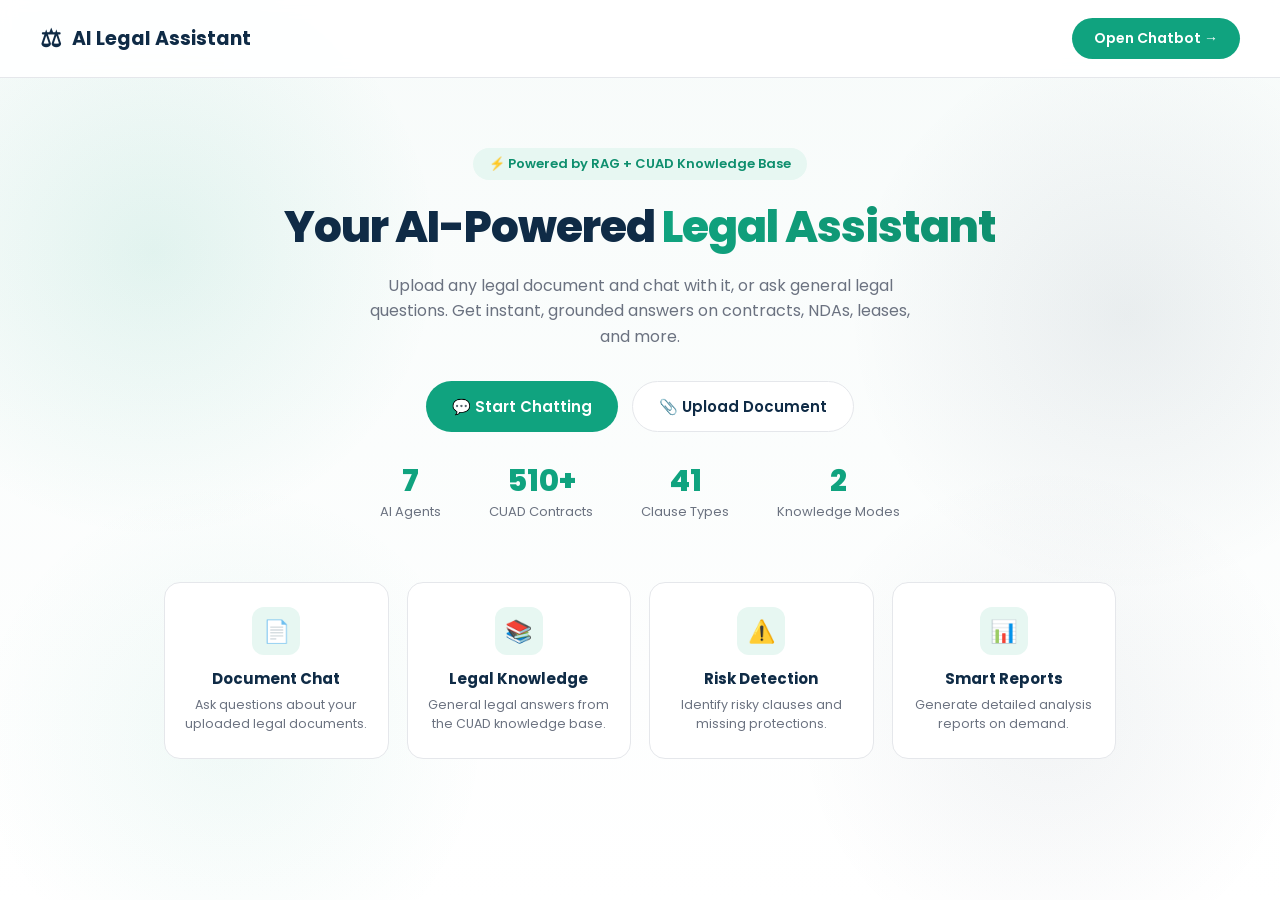
<file: frontend/index.html>
<!DOCTYPE html>
<html lang="en">
<head>
  <meta charset="UTF-8">
  <meta name="viewport" content="width=device-width, initial-scale=1.0">
  <title>AI Legal Assistant</title>
  <link href="https://fonts.googleapis.com/css2?family=Poppins:wght@400;500;600;700;800&display=swap" rel="stylesheet">
  <link rel="stylesheet" href="css/style.css">
</head>
<body>
  <div class="home">
    <!-- Navbar -->
    <nav class="home-nav">
      <div class="brand"><span class="logo">&#9878;</span> AI Legal Assistant</div>
      <button class="start-btn" onclick="goChat()">Open Chatbot &#8594;</button>
    </nav>

    <!-- Hero -->
    <section class="hero">
      <div class="badge">&#9889; Powered by RAG + CUAD Knowledge Base</div>
      <h1>Your AI-Powered <span class="grad">Legal Assistant</span></h1>
      <p>Upload any legal document and chat with it, or ask general legal questions.
         Get instant, grounded answers on contracts, NDAs, leases, and more.</p>
      <div class="cta">
        <button class="btn btn-primary" onclick="goChat()">&#128172; Start Chatting</button>
        <button class="btn btn-ghost" onclick="document.getElementById('homeFile').click()">&#128206; Upload Document</button>
        <input type="file" id="homeFile" hidden accept=".pdf,.docx,.png,.jpg,.jpeg,.txt">
      </div>

      <!-- stats strip (fills the width, more engaging) -->
      <div class="stats-row">
        <div class="stat-item"><div class="num">7</div><div class="lbl">AI Agents</div></div>
        <div class="stat-item"><div class="num">510+</div><div class="lbl">CUAD Contracts</div></div>
        <div class="stat-item"><div class="num">41</div><div class="lbl">Clause Types</div></div>
        <div class="stat-item"><div class="num">2</div><div class="lbl">Knowledge Modes</div></div>
      </div>
    </section>

    <!-- Feature tiles (now clickable) -->
    <section class="features">
      <div class="feat" onclick="askOnChat('What is this document about?')">
        <div class="ic">&#128196;</div>
        <h3>Document Chat</h3>
        <p>Ask questions about your uploaded legal documents.</p>
      </div>
      <div class="feat" onclick="askOnChat('What is a non-disclosure agreement?')">
        <div class="ic">&#128218;</div>
        <h3>Legal Knowledge</h3>
        <p>General legal answers from the CUAD knowledge base.</p>
      </div>
      <div class="feat" onclick="askOnChat('What are the risks in this document?')">
        <div class="ic">&#9888;&#65039;</div>
        <h3>Risk Detection</h3>
        <p>Identify risky clauses and missing protections.</p>
      </div>
      <div class="feat" onclick="askOnChat('Generate a report')">
        <div class="ic">&#128202;</div>
        <h3>Smart Reports</h3>
        <p>Generate detailed analysis reports on demand.</p>
      </div>
    </section>
  </div>

  <script src="js/home.js"></script>
</body>
</html>
</file>
<file: frontend/css/style.css>
:root{
  --bg:#ffffff; --sidebar:#f7f7f8; --text:#1f2328; --muted:#6b7280;
  --line:#e5e7eb; --accent:#10a37f; --accent-dark:#0e8f6e; --navy:#0F2B46;
  --user-bubble:#f0f4f9; --hover:#ececf1; --danger:#dc2626;
}
*{margin:0;padding:0;box-sizing:border-box;}
body{font-family:'Segoe UI','Poppins',sans-serif;background:var(--bg);color:var(--text);height:100vh;overflow:hidden;}
a{text-decoration:none;color:inherit;}
button{font-family:inherit;cursor:pointer;}

/* ============ HOME / WELCOME PAGE ============ */
.home{
  height:100vh;overflow-y:auto;
  background:
    radial-gradient(circle at 12% 28%, rgba(16,163,127,.10), transparent 22%),
    radial-gradient(circle at 88% 35%, rgba(15,43,70,.07), transparent 22%),
    radial-gradient(circle at 18% 82%, rgba(16,163,127,.06), transparent 20%),
    radial-gradient(circle at 82% 80%, rgba(15,43,70,.05), transparent 20%),
    linear-gradient(180deg,#f7fbfa 0%,#ffffff 100%);
}
.home-nav{display:flex;align-items:center;justify-content:space-between;padding:18px 40px;border-bottom:1px solid var(--line);position:sticky;top:0;background:rgba(255,255,255,.9);backdrop-filter:blur(8px);z-index:10;}
.home-nav .brand{display:flex;align-items:center;gap:10px;font-weight:700;font-size:19px;color:var(--navy);}
.home-nav .brand .logo{font-size:24px;}
.home-nav .start-btn{background:var(--accent);color:#fff;border:none;padding:10px 22px;border-radius:24px;font-weight:600;font-size:14px;transition:.2s;}
.home-nav .start-btn:hover{background:var(--accent-dark);}

.hero{max-width:1080px;margin:0 auto;text-align:center;padding:70px 24px 40px;}
.hero .badge{display:inline-block;background:#e7f7f2;color:var(--accent-dark);padding:6px 16px;border-radius:20px;font-size:13px;font-weight:600;margin-bottom:22px;}
.hero h1{font-size:44px;font-weight:800;line-height:1.15;color:var(--navy);letter-spacing:-1px;}
.hero h1 .grad{background:linear-gradient(90deg,#10a37f,#0e8f6e);-webkit-background-clip:text;background-clip:text;-webkit-text-fill-color:transparent;}
.hero p{margin:20px auto 32px;max-width:560px;color:var(--muted);font-size:16px;line-height:1.6;}
.hero .cta{display:flex;gap:14px;justify-content:center;}
.btn{display:inline-flex;align-items:center;gap:8px;padding:13px 26px;border-radius:26px;font-size:15px;font-weight:600;border:none;transition:.2s;}
.btn-primary{background:var(--accent);color:#fff;}
.btn-primary:hover{background:var(--accent-dark);transform:translateY(-1px);}
.btn-ghost{background:#fff;color:var(--navy);border:1px solid var(--line);}
.btn-ghost:hover{background:#f7f7f8;}

/* stats strip */
.stats-row{display:flex;gap:48px;justify-content:center;flex-wrap:wrap;margin-top:34px;}
.stat-item{text-align:center;}
.stat-item .num{font-size:30px;font-weight:800;color:var(--accent);line-height:1;}
.stat-item .lbl{font-size:13px;color:var(--muted);margin-top:6px;}

/* Feature cards */
.features{max-width:1000px;margin:20px auto 40px;padding:0 24px;display:grid;grid-template-columns:repeat(4,1fr);gap:18px;}
.feat{background:#fff;border:1px solid var(--line);border-radius:16px;padding:24px 18px;text-align:center;transition:.2s;cursor:pointer;}
.feat:hover{transform:translateY(-5px);box-shadow:0 14px 32px rgba(15,43,70,.10);}
.feat .ic{width:48px;height:48px;background:#e7f7f2;border-radius:12px;display:flex;align-items:center;justify-content:center;font-size:22px;margin:0 auto 12px;}
.feat h3{font-size:15px;color:var(--navy);margin-bottom:6px;}
.feat p{font-size:12.5px;color:var(--muted);line-height:1.5;}

/* Dashboard grid on home */
.dash{max-width:1000px;margin:40px auto;padding:0 24px;display:grid;grid-template-columns:1fr 1fr;gap:22px;}
.panel{background:#fff;border:1px solid var(--line);border-radius:16px;padding:22px;}
.panel h2{font-size:16px;color:var(--navy);margin-bottom:4px;display:flex;align-items:center;gap:8px;}
.panel .sub{font-size:12.5px;color:var(--muted);margin-bottom:16px;}
.doc-item,.rep-item{display:flex;align-items:center;gap:12px;padding:12px 14px;border:1px solid var(--line);border-radius:12px;margin-bottom:10px;transition:.2s;}
.doc-item:hover,.rep-item:hover{border-color:var(--accent);background:#f9fdfc;}
.doc-item .di{width:36px;height:36px;border-radius:9px;background:#fdecec;color:var(--danger);display:flex;align-items:center;justify-content:center;font-size:11px;font-weight:700;flex-shrink:0;}
.rep-item .di{background:#e7f7f2;color:var(--accent-dark);}
.doc-item .meta,.rep-item .meta{flex:1;min-width:0;}
.doc-item .meta .nm,.rep-item .meta .nm{font-weight:600;font-size:14px;white-space:nowrap;overflow:hidden;text-overflow:ellipsis;}
.doc-item .meta .sb,.rep-item .meta .sb{font-size:12px;color:var(--muted);}
.tag-pill{background:#e7f7f2;color:var(--accent-dark);padding:3px 10px;border-radius:12px;font-size:11.5px;font-weight:600;}
.empty{text-align:center;color:var(--muted);font-size:13px;padding:24px;}
.mini-btn{background:#f0f4f9;border:none;color:var(--navy);padding:7px 12px;border-radius:8px;font-size:12.5px;font-weight:600;}
.mini-btn:hover{background:#e2e8f0;}

/* ============ CHATGPT-STYLE CHAT PAGE ============ */
.chat-app{display:flex;height:100vh;}

/* Sidebar */
.sidebar{width:260px;background:var(--sidebar);border-right:1px solid var(--line);display:flex;flex-direction:column;flex-shrink:0;}
.sidebar-top{padding:12px;}
.new-chat{display:flex;align-items:center;gap:10px;width:100%;background:#fff;border:1px solid var(--line);border-radius:10px;padding:11px 14px;font-size:14px;font-weight:600;color:var(--text);transition:.2s;}
.new-chat:hover{background:#fff;border-color:var(--accent);}
.sidebar .section-label{font-size:11px;font-weight:700;color:var(--muted);text-transform:uppercase;letter-spacing:.5px;padding:14px 16px 8px;}
.sidebar-list{flex:1;overflow-y:auto;padding:0 8px;}
.side-item{display:flex;align-items:center;gap:10px;padding:10px 12px;border-radius:9px;font-size:13.5px;color:var(--text);margin-bottom:2px;transition:.15s;}
.side-item:hover{background:var(--hover);}
.side-item .si{font-size:15px;flex-shrink:0;}
.side-item .st{flex:1;white-space:nowrap;overflow:hidden;text-overflow:ellipsis;}
.sidebar-foot{padding:12px;border-top:1px solid var(--line);}
.home-link{display:flex;align-items:center;gap:10px;padding:10px 12px;border-radius:9px;font-size:13.5px;color:var(--text);}
.home-link:hover{background:var(--hover);}

/* Main chat area */
.chat-main{flex:1;display:flex;flex-direction:column;position:relative;}
.chat-header{display:flex;align-items:center;justify-content:space-between;padding:12px 22px;border-bottom:1px solid var(--line);}
.chat-header .title{font-weight:700;font-size:16px;color:var(--navy);display:flex;align-items:center;gap:8px;}
.mode-pill{font-size:12px;padding:5px 13px;border-radius:16px;background:#fef3c7;color:#b45309;font-weight:600;}
.mode-pill.doc{background:#e7f7f2;color:var(--accent-dark);}

.chat-scroll{flex:1;overflow-y:auto;}
.chat-inner{max-width:780px;margin:0 auto;padding:24px 20px 40px;}

/* Empty chat state */
.chat-empty{height:100%;display:flex;flex-direction:column;align-items:center;justify-content:center;text-align:center;padding:40px;}
.chat-empty .big{font-size:56px;margin-bottom:16px;}
.chat-empty h2{font-size:26px;color:var(--navy);margin-bottom:8px;}
.chat-empty p{color:var(--muted);max-width:460px;margin-bottom:26px;}
.prompt-grid{display:grid;grid-template-columns:1fr 1fr;gap:12px;max-width:560px;width:100%;}
.prompt-card{background:#fff;border:1px solid var(--line);border-radius:12px;padding:14px 16px;text-align:left;transition:.2s;cursor:pointer;}
.prompt-card:hover{border-color:var(--accent);background:#f9fdfc;}
.prompt-card .pt{font-weight:600;font-size:13.5px;color:var(--navy);}
.prompt-card .ps{font-size:12px;color:var(--muted);margin-top:3px;}

/* Messages - ChatGPT style */
.msg-row{display:flex;gap:16px;padding:18px 0;}
.msg-row .avatar{width:32px;height:32px;border-radius:7px;flex-shrink:0;display:flex;align-items:center;justify-content:center;font-size:15px;color:#fff;}
.msg-row.user .avatar{background:#5436da;}
.msg-row.bot .avatar{background:var(--accent);}
.msg-row .content{flex:1;padding-top:4px;min-width:0;}
.msg-row .content .role{font-weight:700;font-size:13.5px;margin-bottom:5px;color:var(--navy);}

/* THE FIX: single .text rule with white-space:normal */
.msg-row .content .text{font-size:15px;line-height:1.6;color:var(--text);white-space:normal;word-wrap:break-word;}
.msg-row .content .text b,
.msg-row .content .text strong{color:var(--navy);}

/* tight spacing for markdown elements (removes the big gaps) */
.msg-row .content .text p{margin:6px 0;}
.msg-row .content .text h1,
.msg-row .content .text h2,
.msg-row .content .text h3{margin:12px 0 4px;font-size:15px;color:var(--navy);}
.msg-row .content .text ul,
.msg-row .content .text ol{margin:4px 0 4px 20px;}
.msg-row .content .text li{margin:2px 0;}
.msg-row .content .text br{display:none;}

.file-chip{display:inline-flex;align-items:center;gap:10px;background:#f7f7f8;border:1px solid var(--line);padding:9px 14px;border-radius:10px;font-size:13px;}
.file-chip .fi{width:28px;height:28px;background:#fdecec;color:var(--danger);border-radius:6px;display:flex;align-items:center;justify-content:center;font-size:10px;font-weight:700;}
.typing-dots span{display:inline-block;width:7px;height:7px;background:var(--muted);border-radius:50%;margin-right:3px;animation:blink 1.2s infinite;}
.typing-dots span:nth-child(2){animation-delay:.2s;}
.typing-dots span:nth-child(3){animation-delay:.4s;}
@keyframes blink{0%,60%,100%{opacity:.3}30%{opacity:1}}

/* agent tag */
.agent-tag{display:inline-block;font-size:11px;font-weight:600;background:#e0ecff;color:var(--accent-dark);padding:3px 10px;border-radius:12px;margin-bottom:8px;}

/* report download button */
.report-btn{display:inline-block;margin-top:12px;padding:9px 18px;background:var(--accent);color:#fff !important;border-radius:10px;font-size:13.5px;font-weight:600;text-decoration:none;transition:.2s;}
.report-btn:hover{background:var(--accent-dark);}

/* Input bar - ChatGPT style */
.input-zone{padding:14px 20px 20px;background:linear-gradient(180deg,rgba(255,255,255,0),#fff 30%);}
/* .input-zone{
    display:flex;
    flex-direction:column;
    align-items:center;
    padding:12px 20px 16px;
    background:#fff;
    border-top:1px solid var(--line);
} */

.input-hint{
    /* max-width:780px; */
    width:100%;
    text-align:center;
    font-size:11px;
    color:#9ca3af;
    line-height:1.4;
    margin-top:8px;
}
.input-box{max-width:780px;margin:0 auto;background:#fff;border:1px solid var(--line);border-radius:26px;padding:8px 8px 8px 8px;display:flex;align-items:flex-end;gap:8px;box-shadow:0 2px 12px rgba(0,0,0,.05);}
.input-box:focus-within{border-color:var(--accent);box-shadow:0 2px 16px rgba(16,163,127,.12);}
.attach-btn{width:40px;height:40px;border:none;background:transparent;border-radius:50%;font-size:19px;color:var(--muted);flex-shrink:0;transition:.2s;}
.attach-btn:hover{background:var(--hover);color:var(--navy);}
.input-box textarea{flex:1;border:none;outline:none;resize:none;font-family:inherit;font-size:15px;padding:10px 4px;max-height:150px;background:transparent;line-height:1.5;}
.send-btn{width:40px;height:40px;border:none;background:var(--accent);color:#fff;border-radius:50%;font-size:17px;flex-shrink:0;transition:.2s;}
.send-btn:hover{background:var(--accent-dark);}
.send-btn:disabled{background:#d1d5db;}
</file>
